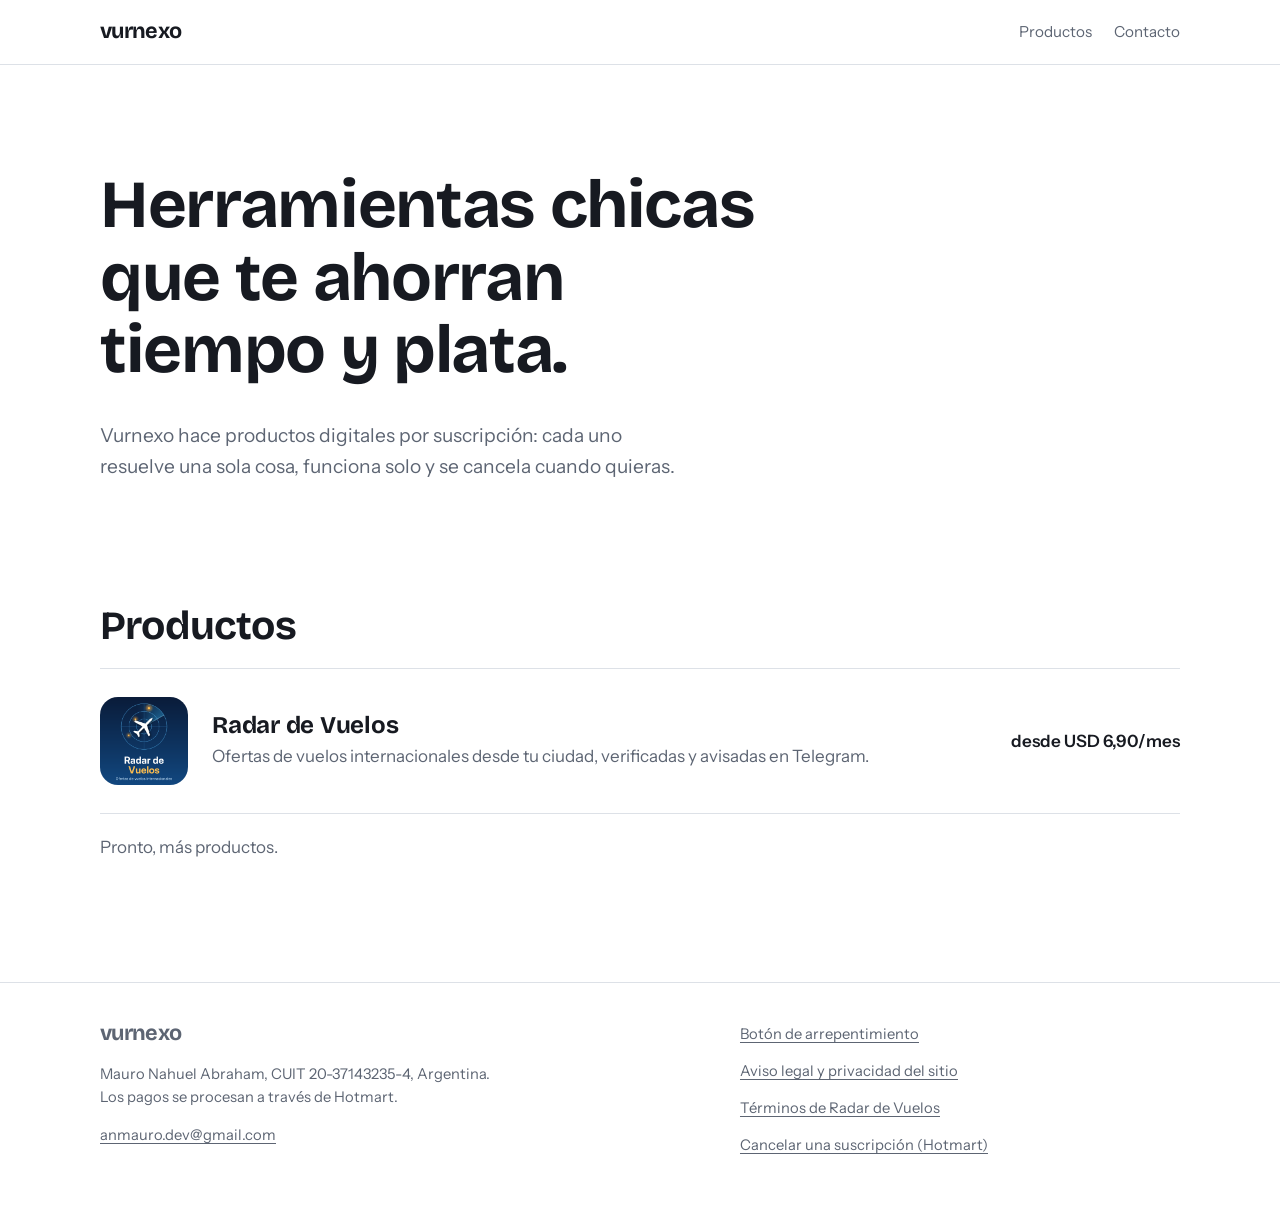
<file: public/index.html>
<!doctype html>
<html lang="es">
<head>
<meta charset="utf-8">
<meta name="viewport" content="width=device-width,initial-scale=1">
<link rel="preload" href="/assets/fonts/bricolage.woff2" as="font" type="font/woff2" crossorigin>
<link rel="preload" href="/assets/fonts/instrument.woff2" as="font" type="font/woff2" crossorigin>
<link rel="stylesheet" href="/assets/style.css">
<link rel="icon" href="/assets/favicon.svg" type="image/svg+xml">

<title>Vurnexo — Productos digitales por suscripción</title>
<meta name="description" content="Vurnexo crea productos digitales por suscripción que te ayudan a ahorrar tiempo y plata. Conocé Radar de Vuelos.">
<meta property="og:title" content="Vurnexo">
<meta property="og:description" content="Productos digitales por suscripción.">
<meta property="og:image" content="https://vurnexo.com/assets/img/radar-de-vuelos-og.png">
</head>
<body>
<header class="top"><div class="wrap">
  <a class="wordmark" href="/">vurnexo</a>
  <nav aria-label="Principal"><a href="/#productos">Productos</a><a href="mailto:anmauro.dev@gmail.com">Contacto</a></nav>
</div></header>

<main>
  <section class="brand-hero"><div class="wrap">
    <h1>Herramientas chicas que te ahorran tiempo y plata.</h1>
    <p class="muted">Vurnexo hace productos digitales por suscripción: cada uno resuelve una sola cosa, funciona solo y se cancela cuando quieras.</p>
  </div></section>

  <section id="productos" style="padding-top:0"><div class="wrap">
    <h2>Productos</h2>
    <ul class="catalog">
      <li>
        <a href="/radar-de-vuelos">
          <img src="/assets/img/radar-de-vuelos.png" alt="" width="88" height="88">
          <div>
            <h3>Radar de Vuelos</h3>
            <p>Ofertas de vuelos internacionales desde tu ciudad, verificadas y avisadas en Telegram.</p>
          </div>
          <span class="price">desde USD 6,90/mes</span>
          
        </a>
      </li>
    </ul>
    <p class="muted" style="margin-top:20px">Pronto, más productos.</p>
  </div></section>
</main>
<footer class="foot"><div class="wrap">
  <div>
    <p><a class="wordmark" href="/">vurnexo</a></p>
    <p>Mauro Nahuel Abraham, CUIT 20-37143235-4, Argentina.<br>Los pagos se procesan a través de Hotmart.</p>
    <p><a href="mailto:anmauro.dev@gmail.com">anmauro.dev@gmail.com</a></p>
  </div>
  <ul>
    <li><a href="/arrepentimiento">Botón de arrepentimiento</a></li>
    <li><a href="/legal">Aviso legal y privacidad del sitio</a></li>
    <li><a href="https://ofertas.vurnexo.com/terminos">Términos de Radar de Vuelos</a></li>
    <li><a href="https://consumer.hotmart.com" rel="noopener">Cancelar una suscripción (Hotmart)</a></li>
  </ul>
</div></footer>

</body>
</html>
</file>
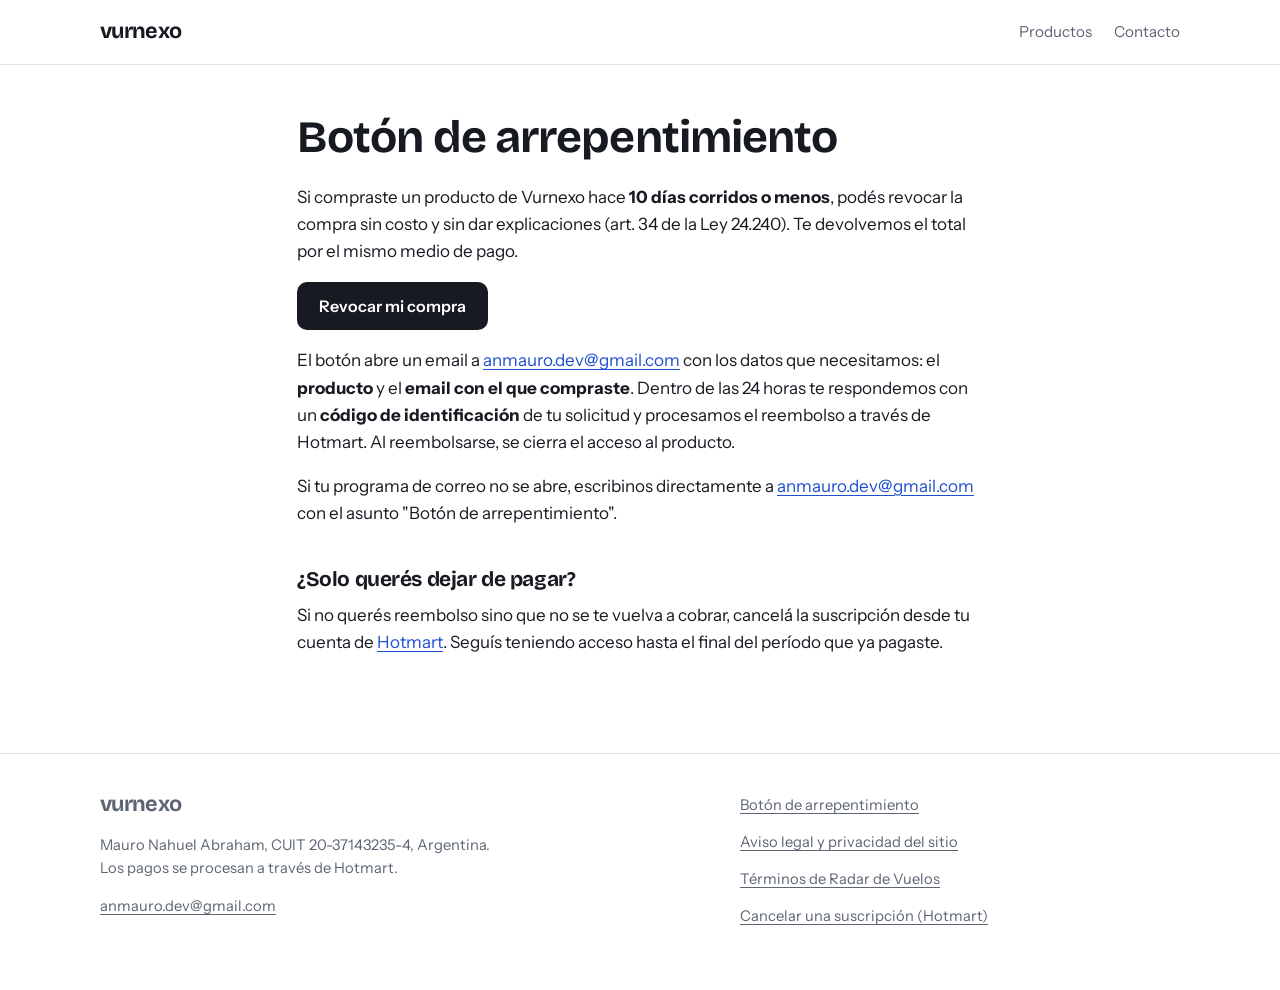
<file: public/arrepentimiento.html>
<!doctype html>
<html lang="es">
<head>
<meta charset="utf-8">
<meta name="viewport" content="width=device-width,initial-scale=1">
<link rel="preload" href="/assets/fonts/bricolage.woff2" as="font" type="font/woff2" crossorigin>
<link rel="preload" href="/assets/fonts/instrument.woff2" as="font" type="font/woff2" crossorigin>
<link rel="stylesheet" href="/assets/style.css">
<link rel="icon" href="/assets/favicon.svg" type="image/svg+xml">

<title>Botón de arrepentimiento — Vurnexo</title>
<meta name="description" content="Revocá tu compra de un producto de Vurnexo dentro de los 10 días corridos, sin costo.">
</head>
<body>
<header class="top"><div class="wrap">
  <a class="wordmark" href="/">vurnexo</a>
  <nav aria-label="Principal"><a href="/#productos">Productos</a><a href="mailto:anmauro.dev@gmail.com">Contacto</a></nav>
</div></header>

<main class="doc"><div class="wrap prose">
  <h1>Botón de arrepentimiento</h1>
  <p>Si compraste un producto de Vurnexo hace <b>10 días corridos o menos</b>, podés revocar la compra sin costo y sin dar explicaciones (art. 34 de la Ley 24.240). Te devolvemos el total por el mismo medio de pago.</p>
  <p><a class="btn" href="mailto:anmauro.dev@gmail.com?subject=Bot%C3%B3n%20de%20arrepentimiento%20-%20revocar%20mi%20compra&amp;body=Quiero%20revocar%20mi%20compra.%0A%0AProducto%3A%20%0AEmail%20con%20el%20que%20compr%C3%A9%3A%20%0AFecha%20de%20compra%20(aproximada)%3A%20%0ANombre%3A%20%0A">Revocar mi compra</a></p>
  <p>El botón abre un email a <a href="mailto:anmauro.dev@gmail.com">anmauro.dev@gmail.com</a> con los datos que necesitamos: el <b>producto</b> y el <b>email con el que compraste</b>. Dentro de las 24 horas te respondemos con un <b>código de identificación</b> de tu solicitud y procesamos el reembolso a través de Hotmart. Al reembolsarse, se cierra el acceso al producto.</p>
  <p>Si tu programa de correo no se abre, escribinos directamente a <a href="mailto:anmauro.dev@gmail.com">anmauro.dev@gmail.com</a> con el asunto "Botón de arrepentimiento".</p>
  <h2>¿Solo querés dejar de pagar?</h2>
  <p>Si no querés reembolso sino que no se te vuelva a cobrar, cancelá la suscripción desde tu cuenta de <a href="https://consumer.hotmart.com" rel="noopener">Hotmart</a>. Seguís teniendo acceso hasta el final del período que ya pagaste.</p>
</div></main>
<footer class="foot"><div class="wrap">
  <div>
    <p><a class="wordmark" href="/">vurnexo</a></p>
    <p>Mauro Nahuel Abraham, CUIT 20-37143235-4, Argentina.<br>Los pagos se procesan a través de Hotmart.</p>
    <p><a href="mailto:anmauro.dev@gmail.com">anmauro.dev@gmail.com</a></p>
  </div>
  <ul>
    <li><a href="/arrepentimiento">Botón de arrepentimiento</a></li>
    <li><a href="/legal">Aviso legal y privacidad del sitio</a></li>
    <li><a href="https://ofertas.vurnexo.com/terminos">Términos de Radar de Vuelos</a></li>
    <li><a href="https://consumer.hotmart.com" rel="noopener">Cancelar una suscripción (Hotmart)</a></li>
  </ul>
</div></footer>

</body>
</html>
</file>
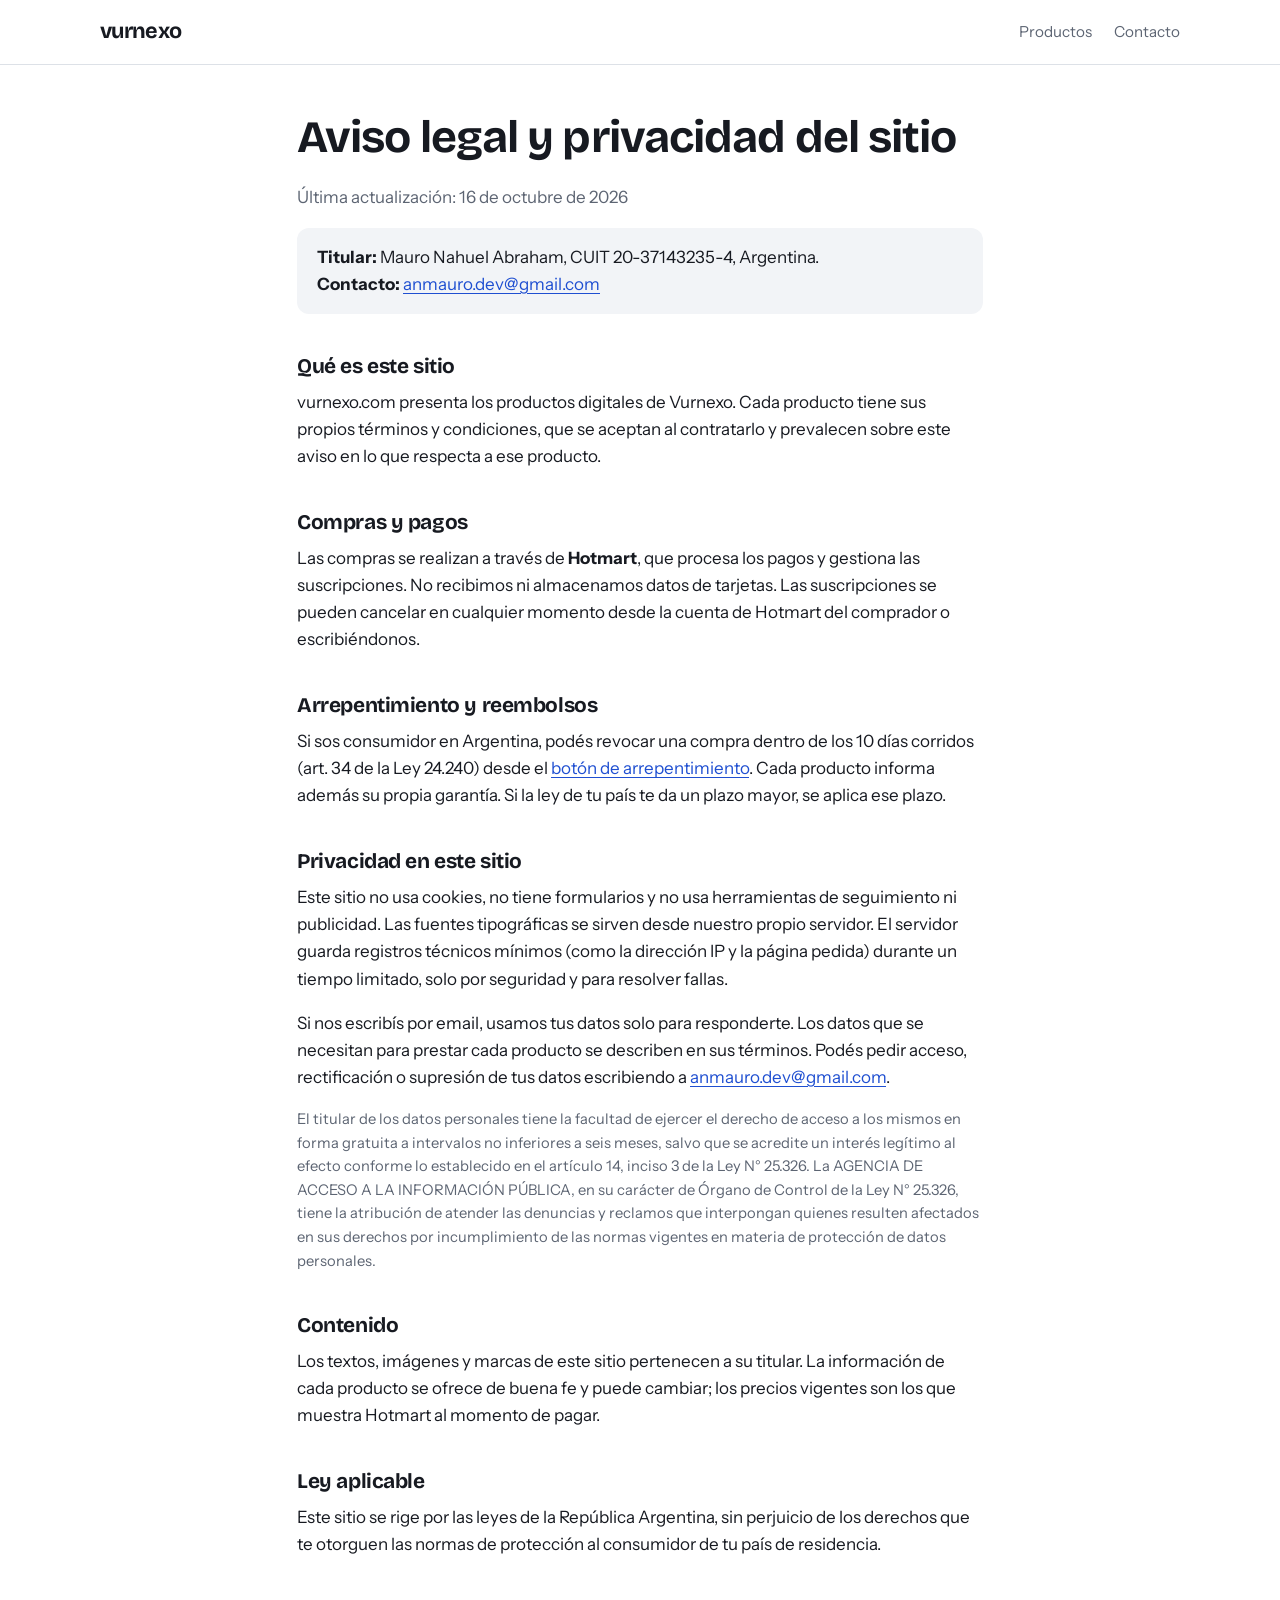
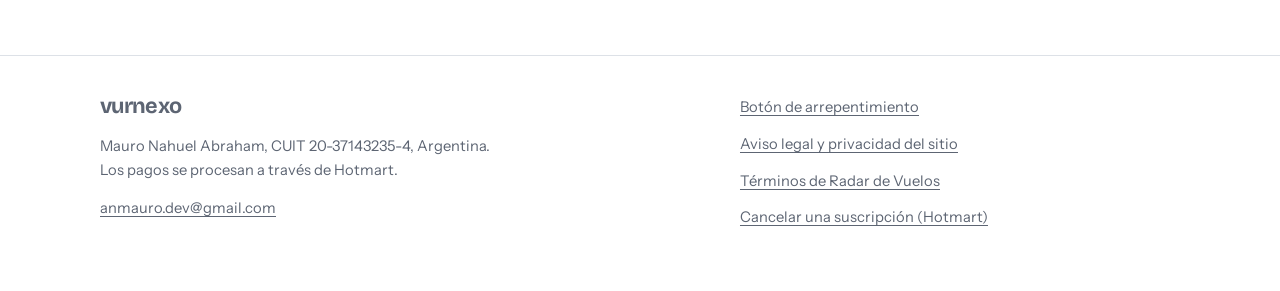
<file: public/legal.html>
<!doctype html>
<html lang="es">
<head>
<meta charset="utf-8">
<meta name="viewport" content="width=device-width,initial-scale=1">
<link rel="preload" href="/assets/fonts/bricolage.woff2" as="font" type="font/woff2" crossorigin>
<link rel="preload" href="/assets/fonts/instrument.woff2" as="font" type="font/woff2" crossorigin>
<link rel="stylesheet" href="/assets/style.css">
<link rel="icon" href="/assets/favicon.svg" type="image/svg+xml">

<title>Aviso legal y privacidad del sitio — Vurnexo</title>
<meta name="robots" content="noindex">
</head>
<body>
<header class="top"><div class="wrap">
  <a class="wordmark" href="/">vurnexo</a>
  <nav aria-label="Principal"><a href="/#productos">Productos</a><a href="mailto:anmauro.dev@gmail.com">Contacto</a></nav>
</div></header>

<main class="doc"><div class="wrap prose">
  <h1>Aviso legal y privacidad del sitio</h1>
  <p class="muted">Última actualización: 16 de octubre de 2026</p>

  <div class="box">
    <b>Titular:</b> Mauro Nahuel Abraham, CUIT 20-37143235-4, Argentina.<br>
    <b>Contacto:</b> <a href="mailto:anmauro.dev@gmail.com">anmauro.dev@gmail.com</a>
  </div>

  <h2>Qué es este sitio</h2>
  <p>vurnexo.com presenta los productos digitales de Vurnexo. Cada producto tiene sus propios términos y condiciones, que se aceptan al contratarlo y prevalecen sobre este aviso en lo que respecta a ese producto.</p>

  <h2>Compras y pagos</h2>
  <p>Las compras se realizan a través de <b>Hotmart</b>, que procesa los pagos y gestiona las suscripciones. No recibimos ni almacenamos datos de tarjetas. Las suscripciones se pueden cancelar en cualquier momento desde la cuenta de Hotmart del comprador o escribiéndonos.</p>

  <h2>Arrepentimiento y reembolsos</h2>
  <p>Si sos consumidor en Argentina, podés revocar una compra dentro de los 10 días corridos (art. 34 de la Ley 24.240) desde el <a href="/arrepentimiento">botón de arrepentimiento</a>. Cada producto informa además su propia garantía. Si la ley de tu país te da un plazo mayor, se aplica ese plazo.</p>

  <h2>Privacidad en este sitio</h2>
  <p>Este sitio no usa cookies, no tiene formularios y no usa herramientas de seguimiento ni publicidad. Las fuentes tipográficas se sirven desde nuestro propio servidor. El servidor guarda registros técnicos mínimos (como la dirección IP y la página pedida) durante un tiempo limitado, solo por seguridad y para resolver fallas.</p>
  <p>Si nos escribís por email, usamos tus datos solo para responderte. Los datos que se necesitan para prestar cada producto se describen en sus términos. Podés pedir acceso, rectificación o supresión de tus datos escribiendo a <a href="mailto:anmauro.dev@gmail.com">anmauro.dev@gmail.com</a>.</p>
  <p class="muted small">El titular de los datos personales tiene la facultad de ejercer el derecho de acceso a los mismos en forma gratuita a intervalos no inferiores a seis meses, salvo que se acredite un interés legítimo al efecto conforme lo establecido en el artículo 14, inciso 3 de la Ley N° 25.326. La AGENCIA DE ACCESO A LA INFORMACIÓN PÚBLICA, en su carácter de Órgano de Control de la Ley N° 25.326, tiene la atribución de atender las denuncias y reclamos que interpongan quienes resulten afectados en sus derechos por incumplimiento de las normas vigentes en materia de protección de datos personales.</p>

  <h2>Contenido</h2>
  <p>Los textos, imágenes y marcas de este sitio pertenecen a su titular. La información de cada producto se ofrece de buena fe y puede cambiar; los precios vigentes son los que muestra Hotmart al momento de pagar.</p>

  <h2>Ley aplicable</h2>
  <p>Este sitio se rige por las leyes de la República Argentina, sin perjuicio de los derechos que te otorguen las normas de protección al consumidor de tu país de residencia.</p>
</div></main>
<footer class="foot"><div class="wrap">
  <div>
    <p><a class="wordmark" href="/">vurnexo</a></p>
    <p>Mauro Nahuel Abraham, CUIT 20-37143235-4, Argentina.<br>Los pagos se procesan a través de Hotmart.</p>
    <p><a href="mailto:anmauro.dev@gmail.com">anmauro.dev@gmail.com</a></p>
  </div>
  <ul>
    <li><a href="/arrepentimiento">Botón de arrepentimiento</a></li>
    <li><a href="/legal">Aviso legal y privacidad del sitio</a></li>
    <li><a href="https://ofertas.vurnexo.com/terminos">Términos de Radar de Vuelos</a></li>
    <li><a href="https://consumer.hotmart.com" rel="noopener">Cancelar una suscripción (Hotmart)</a></li>
  </ul>
</div></footer>

</body>
</html>
</file>
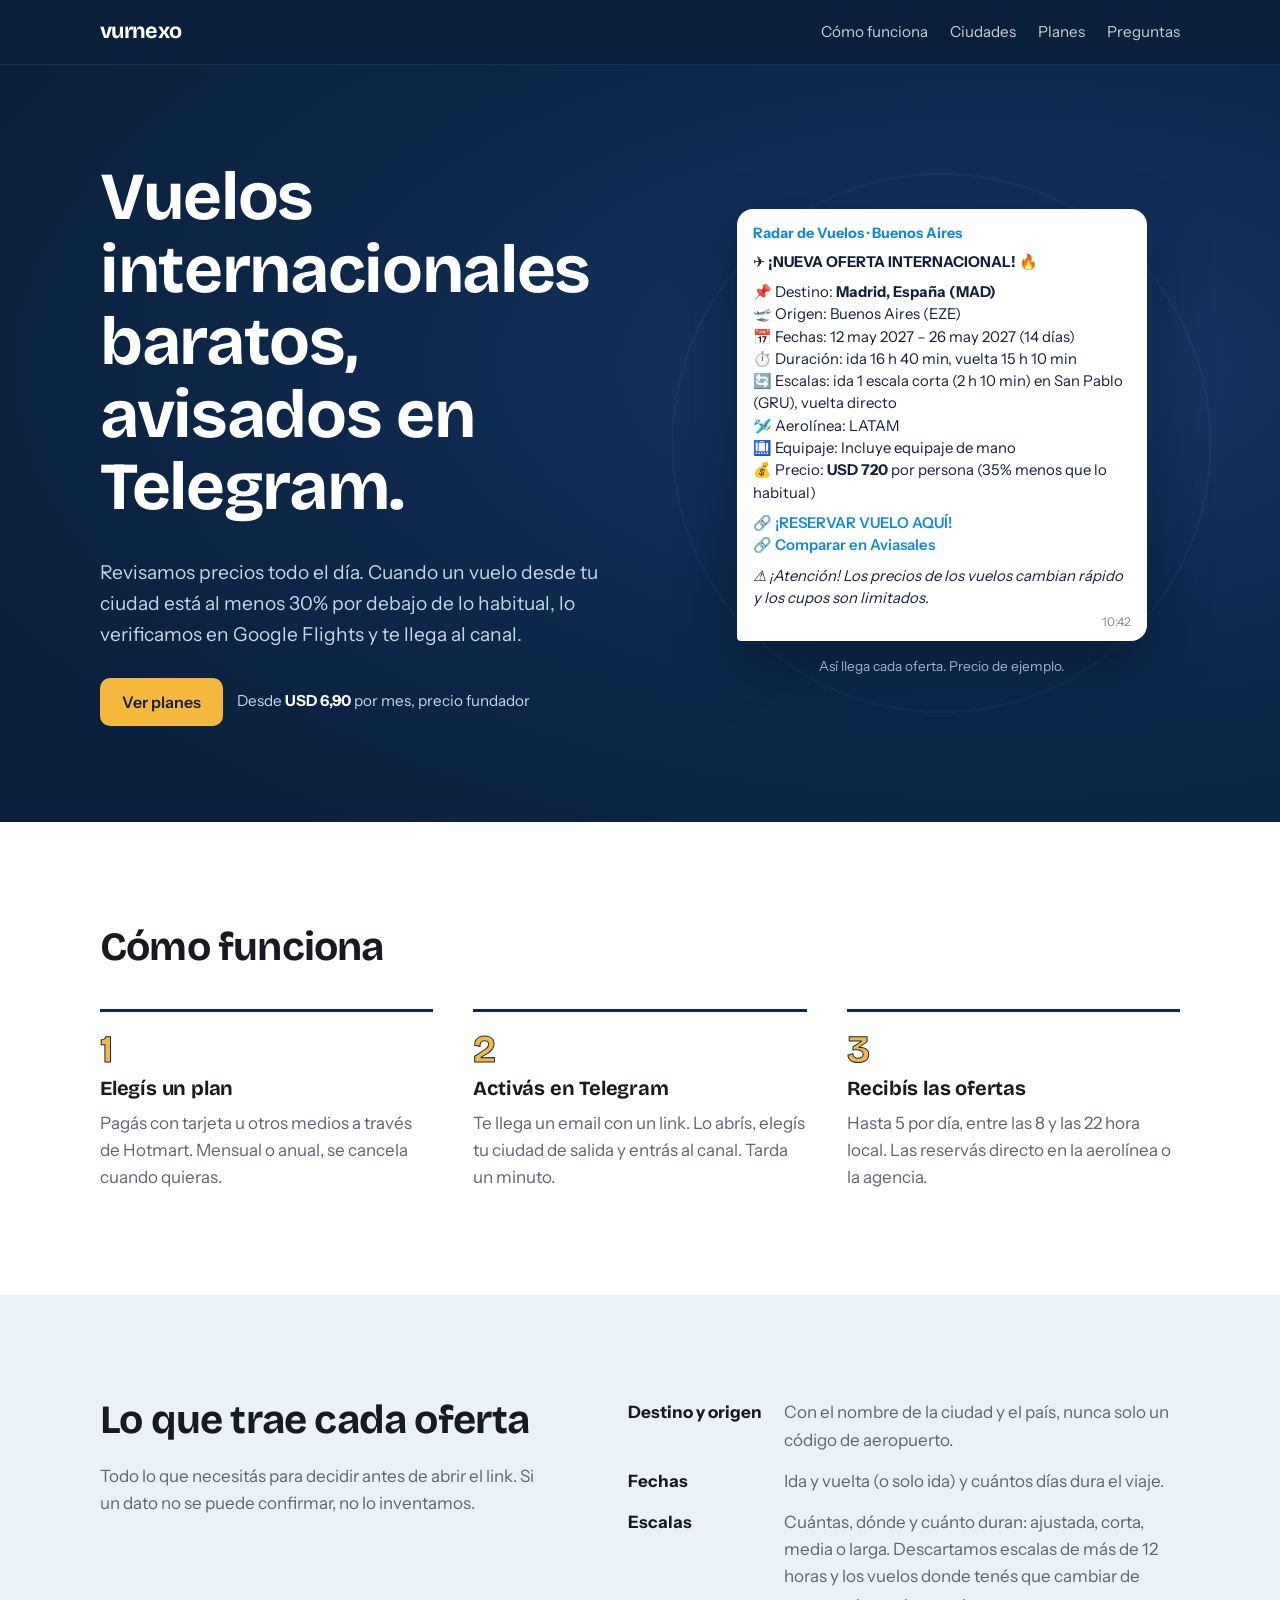
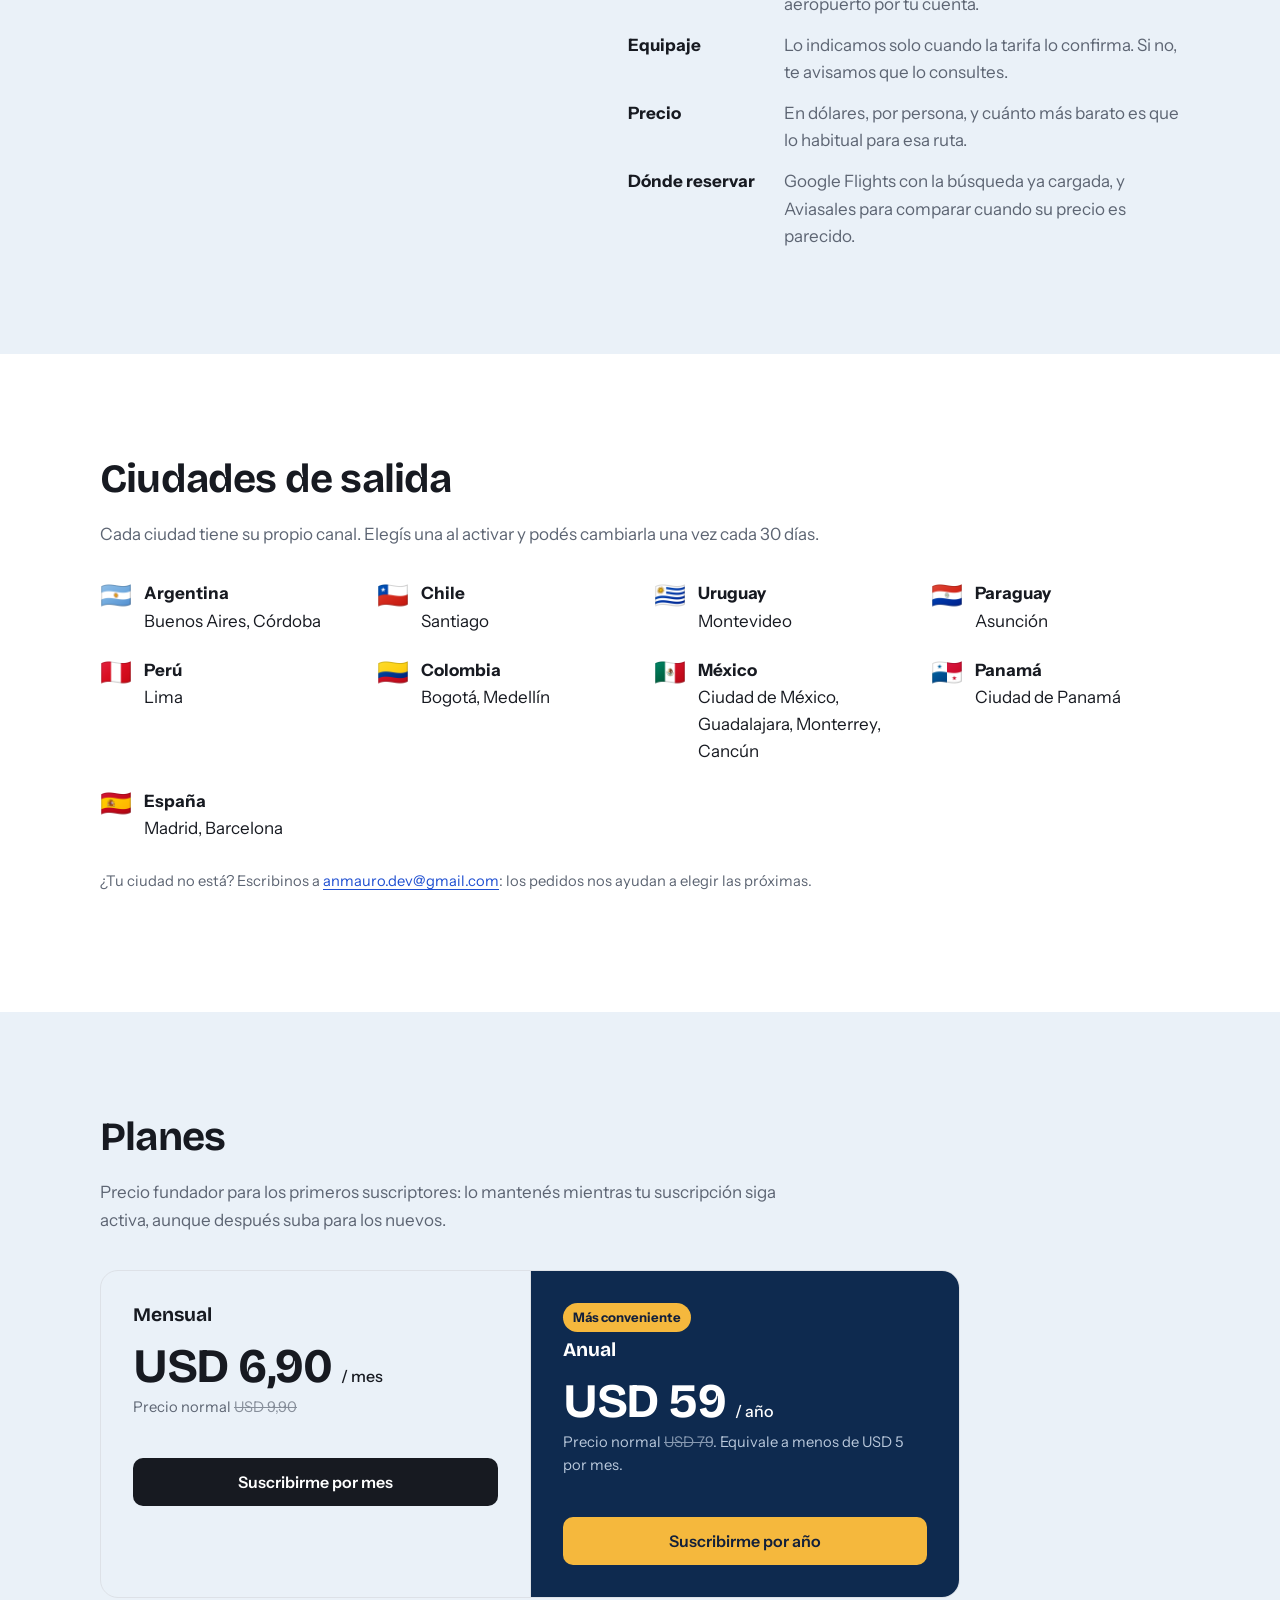
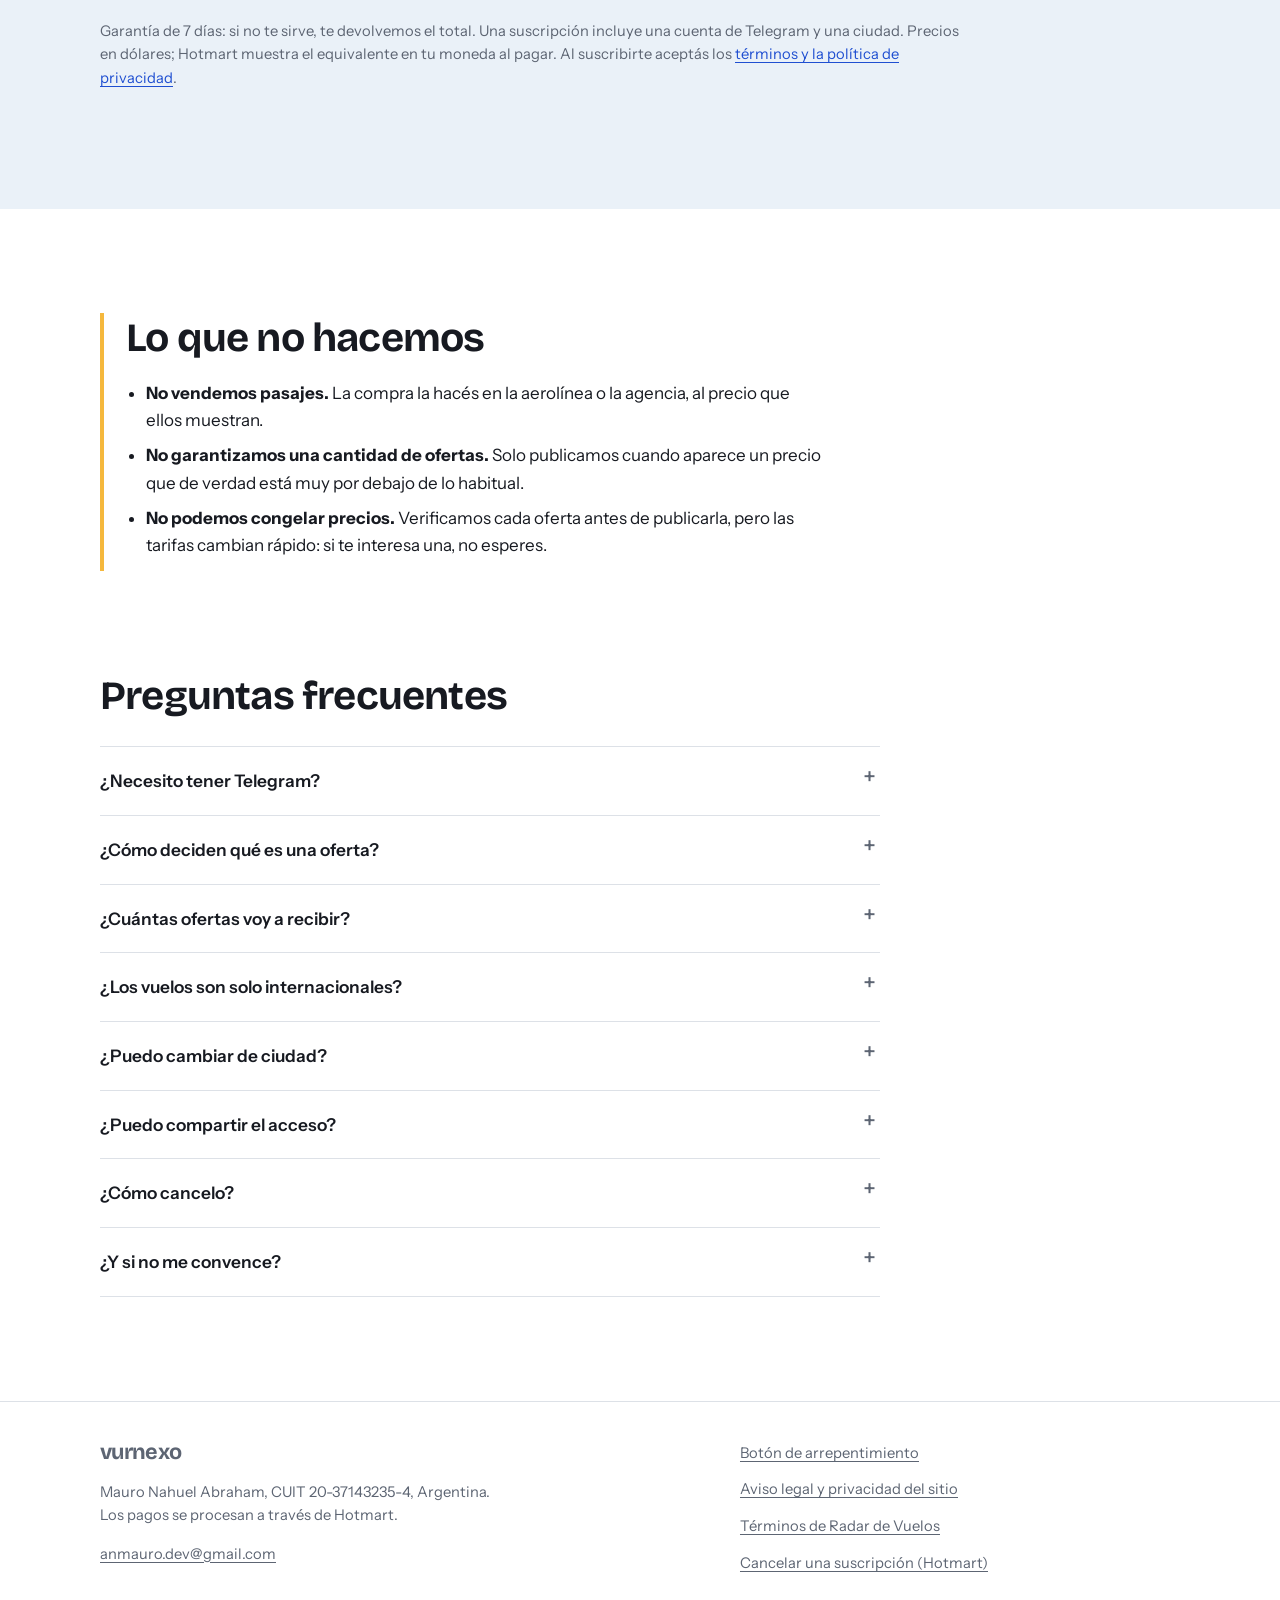
<file: public/radar-de-vuelos.html>
<!doctype html>
<html lang="es">
<head>
<meta charset="utf-8">
<meta name="viewport" content="width=device-width,initial-scale=1">
<link rel="preload" href="/assets/fonts/bricolage.woff2" as="font" type="font/woff2" crossorigin>
<link rel="preload" href="/assets/fonts/instrument.woff2" as="font" type="font/woff2" crossorigin>
<link rel="stylesheet" href="/assets/style.css">
<link rel="icon" href="/assets/favicon.svg" type="image/svg+xml">

<title>Radar de Vuelos — Ofertas de vuelos internacionales en Telegram</title>
<meta name="description" content="Recibí en Telegram ofertas de vuelos internacionales desde tu ciudad, al menos 30% más baratas que lo habitual y verificadas en Google Flights antes de publicarse.">
<meta property="og:title" content="Radar de Vuelos">
<meta property="og:description" content="Ofertas de vuelos internacionales desde tu ciudad, verificadas y avisadas en Telegram.">
<meta property="og:image" content="https://vurnexo.com/assets/img/radar-de-vuelos-og.png">
<meta name="theme-color" content="#0a1f3b">
</head>
<body class="p-radar">
<header class="top"><div class="wrap">
  <a class="wordmark" href="/">vurnexo</a>
  <nav aria-label="Radar de Vuelos"><a href="#como-funciona">Cómo funciona</a><a href="#ciudades">Ciudades</a><a class="keep" href="#planes">Planes</a><a href="#preguntas">Preguntas</a></nav>
</div></header>

<main>
  <section class="hero"><div class="wrap">
    <div>
      <h1>Vuelos internacionales baratos, avisados en Telegram.</h1>
      <p class="lead">Revisamos precios todo el día. Cuando un vuelo desde tu ciudad está al menos 30% por debajo de lo habitual, lo verificamos en Google Flights y te llega al canal.</p>
      <div class="cta">
        <a class="btn" href="#planes">Ver planes</a>
        <span class="from">Desde <b>USD 6,90</b> por mes, precio fundador</span>
        
      </div>
    </div>

    <figure class="radar" style="margin:0">
      <div class="post" role="img" aria-label="Ejemplo de mensaje de oferta en el canal de Telegram">
        <div class="chan">Radar de Vuelos · Buenos Aires</div>
        <p><b>✈️ ¡NUEVA OFERTA INTERNACIONAL! 🔥</b></p>
        <p class="l">📌 Destino: <b>Madrid, España (MAD)</b></p>
        <p class="l">🛫 Origen: Buenos Aires (EZE)</p>
        <p class="l">📅 Fechas: 12 may 2027 – 26 may 2027 (14 días)</p>
        <p class="l">⏱️ Duración: ida 16 h 40 min, vuelta 15 h 10 min</p>
        <p class="l">🔄 Escalas: ida 1 escala corta (2 h 10 min) en San Pablo (GRU), vuelta directo</p>
        <p class="l">🛩️ Aerolínea: LATAM</p>
        <p class="l">🛄 Equipaje: Incluye equipaje de mano</p>
        <p>💰 Precio: <b>USD 720</b> por persona (35% menos que lo habitual)</p>
        <p class="l">🔗 <a href="#ejemplo">¡RESERVAR VUELO AQUÍ!</a></p>
        <p>🔗 <a href="#ejemplo">Comparar en Aviasales</a></p>
        <p class="l"><i>⚠️ ¡Atención! Los precios de los vuelos cambian rápido y los cupos son limitados.</i></p>
        <div class="meta">10:42</div>
      </div>
      <figcaption class="post-note" id="ejemplo">Así llega cada oferta. Precio de ejemplo.</figcaption>
    </figure>
  </div></section>

  <section id="como-funciona"><div class="wrap">
    <h2>Cómo funciona</h2>
    <ol class="steps">
      <li><h3>Elegís un plan</h3><p>Pagás con tarjeta u otros medios a través de Hotmart. Mensual o anual, se cancela cuando quieras.</p></li>
      <li><h3>Activás en Telegram</h3><p>Te llega un email con un link. Lo abrís, elegís tu ciudad de salida y entrás al canal. Tarda un minuto.</p></li>
      <li><h3>Recibís las ofertas</h3><p>Hasta 5 por día, entre las 8 y las 22 hora local. Las reservás directo en la aerolínea o la agencia.</p></li>
    </ol>
  </div></section>

  <section class="sky"><div class="wrap split">
    <div>
      <h2>Lo que trae cada oferta</h2>
      <p class="muted">Todo lo que necesitás para decidir antes de abrir el link. Si un dato no se puede confirmar, no lo inventamos.</p>
    </div>
    <dl class="facts">
      <dt>Destino y origen</dt><dd>Con el nombre de la ciudad y el país, nunca solo un código de aeropuerto.</dd>
      <dt>Fechas</dt><dd>Ida y vuelta (o solo ida) y cuántos días dura el viaje.</dd>
      <dt>Escalas</dt><dd>Cuántas, dónde y cuánto duran: ajustada, corta, media o larga. Descartamos escalas de más de 12 horas y los vuelos donde tenés que cambiar de aeropuerto por tu cuenta.</dd>
      <dt>Equipaje</dt><dd>Lo indicamos solo cuando la tarifa lo confirma. Si no, te avisamos que lo consultes.</dd>
      <dt>Precio</dt><dd>En dólares, por persona, y cuánto más barato es que lo habitual para esa ruta.</dd>
      <dt>Dónde reservar</dt><dd>Google Flights con la búsqueda ya cargada, y Aviasales para comparar cuando su precio es parecido.</dd>
    </dl>
  </div></section>

  <section id="ciudades"><div class="wrap">
    <h2>Ciudades de salida</h2>
    <p class="muted prose">Cada ciudad tiene su propio canal. Elegís una al activar y podés cambiarla una vez cada 30 días.</p>
    <ul class="cities">
<li><span class="flag" aria-hidden="true">🇦🇷</span><span><b>Argentina</b><br>Buenos Aires, Córdoba</span></li>
<li><span class="flag" aria-hidden="true">🇨🇱</span><span><b>Chile</b><br>Santiago</span></li>
<li><span class="flag" aria-hidden="true">🇺🇾</span><span><b>Uruguay</b><br>Montevideo</span></li>
<li><span class="flag" aria-hidden="true">🇵🇾</span><span><b>Paraguay</b><br>Asunción</span></li>
<li><span class="flag" aria-hidden="true">🇵🇪</span><span><b>Perú</b><br>Lima</span></li>
<li><span class="flag" aria-hidden="true">🇨🇴</span><span><b>Colombia</b><br>Bogotá, Medellín</span></li>
<li><span class="flag" aria-hidden="true">🇲🇽</span><span><b>México</b><br>Ciudad de México, Guadalajara, Monterrey, Cancún</span></li>
<li><span class="flag" aria-hidden="true">🇵🇦</span><span><b>Panamá</b><br>Ciudad de Panamá</span></li>
<li><span class="flag" aria-hidden="true">🇪🇸</span><span><b>España</b><br>Madrid, Barcelona</span></li>
    </ul>
    <p class="muted small" style="margin-top:28px">¿Tu ciudad no está? Escribinos a <a href="mailto:anmauro.dev@gmail.com">anmauro.dev@gmail.com</a>: los pedidos nos ayudan a elegir las próximas.</p>
  </div></section>

  <section id="planes" class="sky"><div class="wrap">
    <h2>Planes</h2>
    
    <p class="muted prose">Precio fundador para los primeros suscriptores: lo mantenés mientras tu suscripción siga activa, aunque después suba para los nuevos.</p>
    <div class="plans">
      <div class="plan">
        <span class="name">Mensual</span>
        <p class="amount">USD 6,90 <small>/ mes</small></p>
        <p class="muted small">Precio normal <span class="was">USD 9,90</span></p>
        <a class="btn" href="https://pay.hotmart.com/F108056057L?off=fug4w6f1">Suscribirme por mes</a>
      </div>
      <div class="plan best">
        <span class="tag">Más conveniente</span>
        <span class="name">Anual</span>
        <p class="amount">USD 59 <small>/ año</small></p>
        <p class="muted small">Precio normal <span class="was">USD 79</span>. Equivale a menos de USD 5 por mes.</p>
        <a class="btn" href="https://pay.hotmart.com/F108056057L?off=weaarsif">Suscribirme por año</a>
      </div>
    </div>
    
    
    <p class="guarantee muted small">Garantía de 7 días: si no te sirve, te devolvemos el total. Una suscripción incluye una cuenta de Telegram y una ciudad. Precios en dólares; Hotmart muestra el equivalente en tu moneda al pagar. Al suscribirte aceptás los <a href="https://ofertas.vurnexo.com/terminos">términos y la política de privacidad</a>.</p>
  </div></section>

  <section><div class="wrap">
    <div class="honest">
      <h2>Lo que no hacemos</h2>
      <ul>
        <li><b>No vendemos pasajes.</b> La compra la hacés en la aerolínea o la agencia, al precio que ellos muestran.</li>
        <li><b>No garantizamos una cantidad de ofertas.</b> Solo publicamos cuando aparece un precio que de verdad está muy por debajo de lo habitual.</li>
        <li><b>No podemos congelar precios.</b> Verificamos cada oferta antes de publicarla, pero las tarifas cambian rápido: si te interesa una, no esperes.</li>
      </ul>
    </div>
  </div></section>

  <section id="preguntas" style="padding-top:0"><div class="wrap">
    <h2>Preguntas frecuentes</h2>
    <div class="faq">
      <details><summary>¿Necesito tener Telegram?</summary><div>Sí. Es gratis y funciona en el celular y en la computadora. Si no lo tenés, el link de activación te lleva a instalarlo.</div></details>
      <details><summary>¿Cómo deciden qué es una oferta?</summary><div>Seguimos los precios de cada ruta durante semanas y calculamos cuánto cuesta normalmente. Cuando el precio actual está al menos 30% por debajo, buscamos el mismo vuelo en Google Flights para confirmar que el precio existe y recién ahí lo publicamos.</div></details>
      <details><summary>¿Cuántas ofertas voy a recibir?</summary><div>Como máximo 5 por día por canal. Algunas semanas hay muchas y otras pocas: depende de que las aerolíneas bajen los precios. Los domingos publicamos un resumen de la semana.</div></details>
      <details><summary>¿Los vuelos son solo internacionales?</summary><div>Sí. Publicamos vuelos que salen de tu ciudad hacia otro país, solo ida o ida y vuelta, con hasta 2 escalas.</div></details>
      <details><summary>¿Puedo cambiar de ciudad?</summary><div>Sí, una vez cada 30 días, desde el chat con el bot. Al cambiar, salís del canal anterior y entrás al nuevo.</div></details>
      <details><summary>¿Puedo compartir el acceso?</summary><div>No. Cada suscripción habilita una sola cuenta de Telegram, y el bot rechaza automáticamente a las cuentas que no compraron.</div></details>
      <details><summary>¿Cómo cancelo?</summary><div>Desde tu cuenta de Hotmart, en cualquier momento, o escribiéndonos. No se te vuelve a cobrar y seguís recibiendo ofertas hasta que termine el período que ya pagaste.</div></details>
      <details><summary>¿Y si no me convence?</summary><div>Tenés 7 días de garantía para pedir el reembolso total. En Argentina, además, podés usar el <a href="/arrepentimiento">botón de arrepentimiento</a> dentro de los 10 días de la compra.</div></details>
    </div>
  </div></section>
</main>
<footer class="foot"><div class="wrap">
  <div>
    <p><a class="wordmark" href="/">vurnexo</a></p>
    <p>Mauro Nahuel Abraham, CUIT 20-37143235-4, Argentina.<br>Los pagos se procesan a través de Hotmart.</p>
    <p><a href="mailto:anmauro.dev@gmail.com">anmauro.dev@gmail.com</a></p>
  </div>
  <ul>
    <li><a href="/arrepentimiento">Botón de arrepentimiento</a></li>
    <li><a href="/legal">Aviso legal y privacidad del sitio</a></li>
    <li><a href="https://ofertas.vurnexo.com/terminos">Términos de Radar de Vuelos</a></li>
    <li><a href="https://consumer.hotmart.com" rel="noopener">Cancelar una suscripción (Hotmart)</a></li>
  </ul>
</div></footer>

</body>
</html>
</file>
<file: assets/style.css>
/* Vurnexo — estilos compartidos. Cada producto redefine sus colores con una clase en <body>. */
@font-face { font-family: "Bricolage"; src: url("/assets/fonts/bricolage.woff2") format("woff2"); font-weight: 200 800; font-display: swap; }
@font-face { font-family: "Instrument"; src: url("/assets/fonts/instrument.woff2") format("woff2"); font-weight: 400 700; font-display: swap; }

:root {
  /* Marca Vurnexo: tinta sobre papel frío, sin color propio (cada producto aporta el suyo) */
  --bg: #ffffff;
  --surface: #f2f4f7;
  --ink: #171a21;
  --muted: #5d6573;
  --line: #dde1e7;
  --accent: #171a21;
  --accent-ink: #ffffff;
  --link: #1f4fd1;
  --display: "Bricolage", "Instrument", system-ui, sans-serif;
  --body: "Instrument", system-ui, -apple-system, "Segoe UI", Roboto, sans-serif;
  --measure: 66ch;
  --wrap: 1120px;
}
@media (prefers-color-scheme: dark) {
  :root { --bg: #14161b; --surface: #1c1f26; --ink: #eceef2; --muted: #a2a9b6; --line: #2c313b; --accent: #eceef2; --accent-ink: #14161b; --link: #8fb0ff; }
}

/* Radar de Vuelos: cielo nocturno y luz de pista */
.p-radar {
  --navy: #0e2a4f;
  --navy-2: #0a1f3b;
  --amber: #f5b83d;
  --sky: #eaf1f8;
  --accent: #f5b83d;
  --accent-ink: #13203a;
  --tg-bg: #ffffff;
  --tg-text: #13203a;
  --tg-link: #168acd;
}
@media (prefers-color-scheme: dark) {
  .p-radar { --sky: #18202c; --tg-bg: #1e2b3c; --tg-text: #e9eef5; --tg-link: #6ab3f3; }
}

*, *::before, *::after { box-sizing: border-box; }
html { -webkit-text-size-adjust: 100%; }
body { margin: 0; background: var(--bg); color: var(--ink); font: 400 1.0625rem/1.6 var(--body); }
img { max-width: 100%; height: auto; display: block; }
a { color: var(--link); text-underline-offset: 3px; }
a:focus-visible, button:focus-visible, summary:focus-visible { outline: 3px solid var(--link); outline-offset: 3px; border-radius: 4px; }
.wrap { max-width: var(--wrap); margin: 0 auto; padding: 0 20px; }
.prose { max-width: var(--measure); }
h1, h2, h3 { font-family: var(--display); line-height: 1.08; letter-spacing: -0.02em; margin: 0 0 .5em; font-weight: 700; }
h1 { font-size: clamp(2.3rem, 6vw, 4.2rem); }
h2 { font-size: clamp(1.7rem, 3.6vw, 2.5rem); }
h3 { font-size: 1.25rem; letter-spacing: -0.01em; }
p { margin: 0 0 1em; }
.muted { color: var(--muted); }
.small { font-size: .92rem; }
section { padding: clamp(56px, 9vw, 104px) 0; }

/* Cabecera */
.top { border-bottom: 1px solid var(--line); }
.top .wrap { display: flex; align-items: center; justify-content: space-between; gap: 16px; height: 64px; }
.wordmark { font: 700 1.35rem/1 var(--display); letter-spacing: -0.03em; color: var(--ink); text-decoration: none; }
.top nav { display: flex; gap: 22px; font-size: .95rem; }
.top nav a { color: var(--muted); text-decoration: none; }
.top nav a:hover { color: var(--ink); }

/* Botones */
.btn { display: inline-flex; align-items: center; justify-content: center; min-height: 48px; padding: 0 22px; border-radius: 10px;
  background: var(--accent); color: var(--accent-ink); font: 600 1rem/1 var(--body); text-decoration: none; border: 0; cursor: pointer; }
.btn:hover { filter: brightness(1.06); }
.btn-ghost { background: transparent; color: inherit; box-shadow: inset 0 0 0 1.5px currentColor; }

/* Pie (común a toda la marca) */
.foot { border-top: 1px solid var(--line); padding: 40px 0 56px; font-size: .92rem; color: var(--muted); }
.foot .wrap { display: grid; gap: 24px; grid-template-columns: 1.4fr 1fr; }
.foot ul { list-style: none; padding: 0; margin: 0; display: grid; gap: 8px; }
.foot a { color: var(--muted); }
.foot a:hover { color: var(--ink); }
@media (max-width: 720px) { .foot .wrap { grid-template-columns: 1fr; } }

/* ───────── Portada de la marca ───────── */
.brand-hero h1 { max-width: 15ch; }
.brand-hero p { font-size: 1.2rem; max-width: 46ch; }
.catalog { list-style: none; margin: 0; padding: 0; border-top: 1px solid var(--line); }
.catalog li { border-bottom: 1px solid var(--line); }
.catalog a { display: grid; grid-template-columns: 88px 1fr auto; gap: 24px; align-items: center; padding: 28px 0; color: inherit; text-decoration: none; }
.catalog img { width: 88px; height: 88px; border-radius: 18px; }
.catalog h3 { margin: 0 0 4px; font-size: 1.5rem; }
.catalog p { margin: 0; color: var(--muted); }
.catalog .price { text-align: right; white-space: nowrap; font-weight: 600; }
.catalog a:hover h3 { text-decoration: underline; text-underline-offset: 4px; }
.catalog .soon { color: var(--muted); padding: 22px 0; font-size: .95rem; }
@media (max-width: 640px) { .catalog a { grid-template-columns: 64px 1fr; } .catalog img { width: 64px; height: 64px; border-radius: 14px; } .catalog .price { grid-column: 2; text-align: left; } }

/* ───────── Radar de Vuelos ───────── */
.p-radar .top { background: var(--navy-2); border-bottom-color: rgba(255,255,255,.08); }
.p-radar .top .wordmark, .p-radar .top nav a { color: #fff; }
.p-radar .top nav a { opacity: .78; }
.p-radar .top nav a:hover { opacity: 1; }

.hero { background: radial-gradient(1200px 600px at 78% 40%, #173a66 0%, var(--navy) 45%, var(--navy-2) 100%); color: #fff; overflow: hidden; padding: clamp(48px, 8vw, 96px) 0; }
.hero .wrap { display: grid; grid-template-columns: 1.05fr .95fr; gap: clamp(32px, 6vw, 80px); align-items: center; }
.hero h1 { max-width: 13ch; }
.hero .lead { font-size: 1.2rem; color: #c9d6e6; max-width: 40ch; }
.hero .cta { display: flex; flex-wrap: wrap; gap: 14px; align-items: center; margin-top: 28px; }
.hero .from { color: #c9d6e6; font-size: .95rem; }
.hero .from b { color: #fff; }
@media (max-width: 880px) { .hero .wrap { grid-template-columns: 1fr; } }

/* Mensaje de Telegram (lo que el cliente recibe) */
.radar { position: relative; display: grid; place-items: center; padding: 24px 0; }
.radar::before { content: ""; position: absolute; inset: -12% -20%; pointer-events: none;
  background: repeating-radial-gradient(circle at 50% 50%, transparent 0 88px, rgba(120,180,240,.16) 88px 90px); mask: radial-gradient(circle, #000 35%, transparent 70%); }
.post { position: relative; width: min(100%, 410px); background: var(--tg-bg); color: var(--tg-text); border-radius: 16px 16px 16px 4px;
  padding: 14px 16px 10px; font: 400 .93rem/1.5 -apple-system, "Segoe UI", Roboto, var(--body); box-shadow: 0 24px 60px rgba(3,12,28,.45); }
.post .chan { font-weight: 700; color: var(--tg-link); margin-bottom: 6px; font-size: .9rem; }
.post p { margin: 0 0 8px; }
.post .l { margin: 0; }
.post a { color: var(--tg-link); text-decoration: none; font-weight: 600; }
.post .meta { text-align: right; font-size: .75rem; opacity: .55; margin-top: 4px; }
.post-note { position: relative; margin-top: 14px; font-size: .85rem; color: #9fb3cc; text-align: center; }
@media (prefers-reduced-motion: no-preference) {
  .post { animation: arrive .7s cubic-bezier(.2,.8,.2,1) .25s both; }
  @keyframes arrive { from { opacity: 0; transform: translateY(18px) scale(.98); } to { opacity: 1; transform: none; } }
}

/* Pasos (secuencia real) */
.steps { list-style: none; counter-reset: s; padding: 0; margin: 40px 0 0; display: grid; grid-template-columns: repeat(3, 1fr); gap: 40px; }
.steps li { counter-increment: s; border-top: 3px solid var(--navy); padding-top: 18px; }
.steps li::before { content: counter(s); font: 700 2.4rem/1 var(--display); color: var(--amber); display: block; margin-bottom: 10px; -webkit-text-stroke: 1px var(--navy); }
.steps p { color: var(--muted); margin: 0; }
@media (prefers-color-scheme: dark) { .steps li { border-top-color: var(--amber); } .steps li::before { -webkit-text-stroke: 0; } }
@media (max-width: 760px) { .steps { grid-template-columns: 1fr; gap: 28px; } }

/* Qué trae cada oferta */
.sky { background: var(--sky); }
.split { display: grid; grid-template-columns: .9fr 1.1fr; gap: clamp(32px, 6vw, 80px); align-items: start; }
.facts { margin: 0; display: grid; grid-template-columns: max-content 1fr; gap: 14px 22px; }
.facts dt { font-weight: 700; }
.facts dd { margin: 0; color: var(--muted); }
@media (max-width: 820px) { .split { grid-template-columns: 1fr; } }
@media (max-width: 520px) { .facts { grid-template-columns: 1fr; gap: 2px; } .facts dd { margin-bottom: 12px; } }

/* Ciudades */
.cities { list-style: none; padding: 0; margin: 32px 0 0; display: grid; grid-template-columns: repeat(auto-fill, minmax(210px, 1fr)); gap: 22px 28px; }
.cities li { display: flex; gap: 12px; align-items: flex-start; }
.cities .flag { font-size: 1.6rem; line-height: 1.2; }

/* Planes */
.plans { display: grid; grid-template-columns: 1fr 1fr; gap: 0; margin-top: 36px; border: 1.5px solid var(--line); border-radius: 18px; overflow: hidden; max-width: 860px; }
.plan { padding: 32px; display: flex; flex-direction: column; gap: 6px; }
.plan + .plan { border-left: 1.5px solid var(--line); }
.plan.best { background: var(--navy); color: #fff; }
.plan.best .muted { color: #b9c8db; }
.plan .name { font: 700 1.2rem/1.2 var(--display); }
.plan .amount { font: 700 3rem/1 var(--display); letter-spacing: -0.03em; margin: 10px 0 0; font-variant-numeric: tabular-nums; }
.plan .amount small { font: 500 1rem/1 var(--body); letter-spacing: 0; }
.plan .was { text-decoration: line-through; opacity: .7; }
.plan .tag { align-self: flex-start; background: var(--amber); color: var(--accent-ink); font-weight: 700; font-size: .82rem; padding: 4px 10px; border-radius: 999px; }
.plan .btn { margin-top: 18px; }
.plan:not(.best) .btn { background: var(--ink); color: var(--bg); }
.guarantee { margin-top: 22px; max-width: 860px; }
@media (max-width: 720px) { .plans { grid-template-columns: 1fr; } .plan + .plan { border-left: 0; border-top: 1.5px solid var(--line); } }

/* Lo que no hacemos */
.honest { border-left: 4px solid var(--amber); padding: 4px 0 4px 22px; max-width: var(--measure); }
.honest ul { margin: 0; padding-left: 20px; }
.honest li { margin-bottom: 8px; }

/* Preguntas */
.faq { max-width: 780px; margin-top: 28px; border-top: 1px solid var(--line); }
.faq details { border-bottom: 1px solid var(--line); }
.faq summary { cursor: pointer; padding: 20px 36px 20px 0; font-weight: 600; font-size: 1.08rem; list-style: none; position: relative; }
.faq summary::-webkit-details-marker { display: none; }
.faq summary::after { content: "+"; position: absolute; right: 4px; top: 16px; font: 400 1.6rem/1 var(--display); color: var(--muted); }
.faq details[open] summary::after { content: "−"; }
.faq details > div { padding: 0 0 20px; color: var(--muted); max-width: var(--measure); }

/* Páginas legales */
.doc { padding: 48px 0 80px; }
.doc h1 { font-size: clamp(2rem, 4.5vw, 2.8rem); }
.doc h2 { font-size: 1.3rem; margin-top: 2em; }
.box { background: var(--surface); border-radius: 12px; padding: 16px 20px; }

/* En el celular, la cabecera del producto deja solo "Planes" */
@media (max-width: 640px) { .p-radar .top nav a:not(.keep) { display: none; } }
</file>
